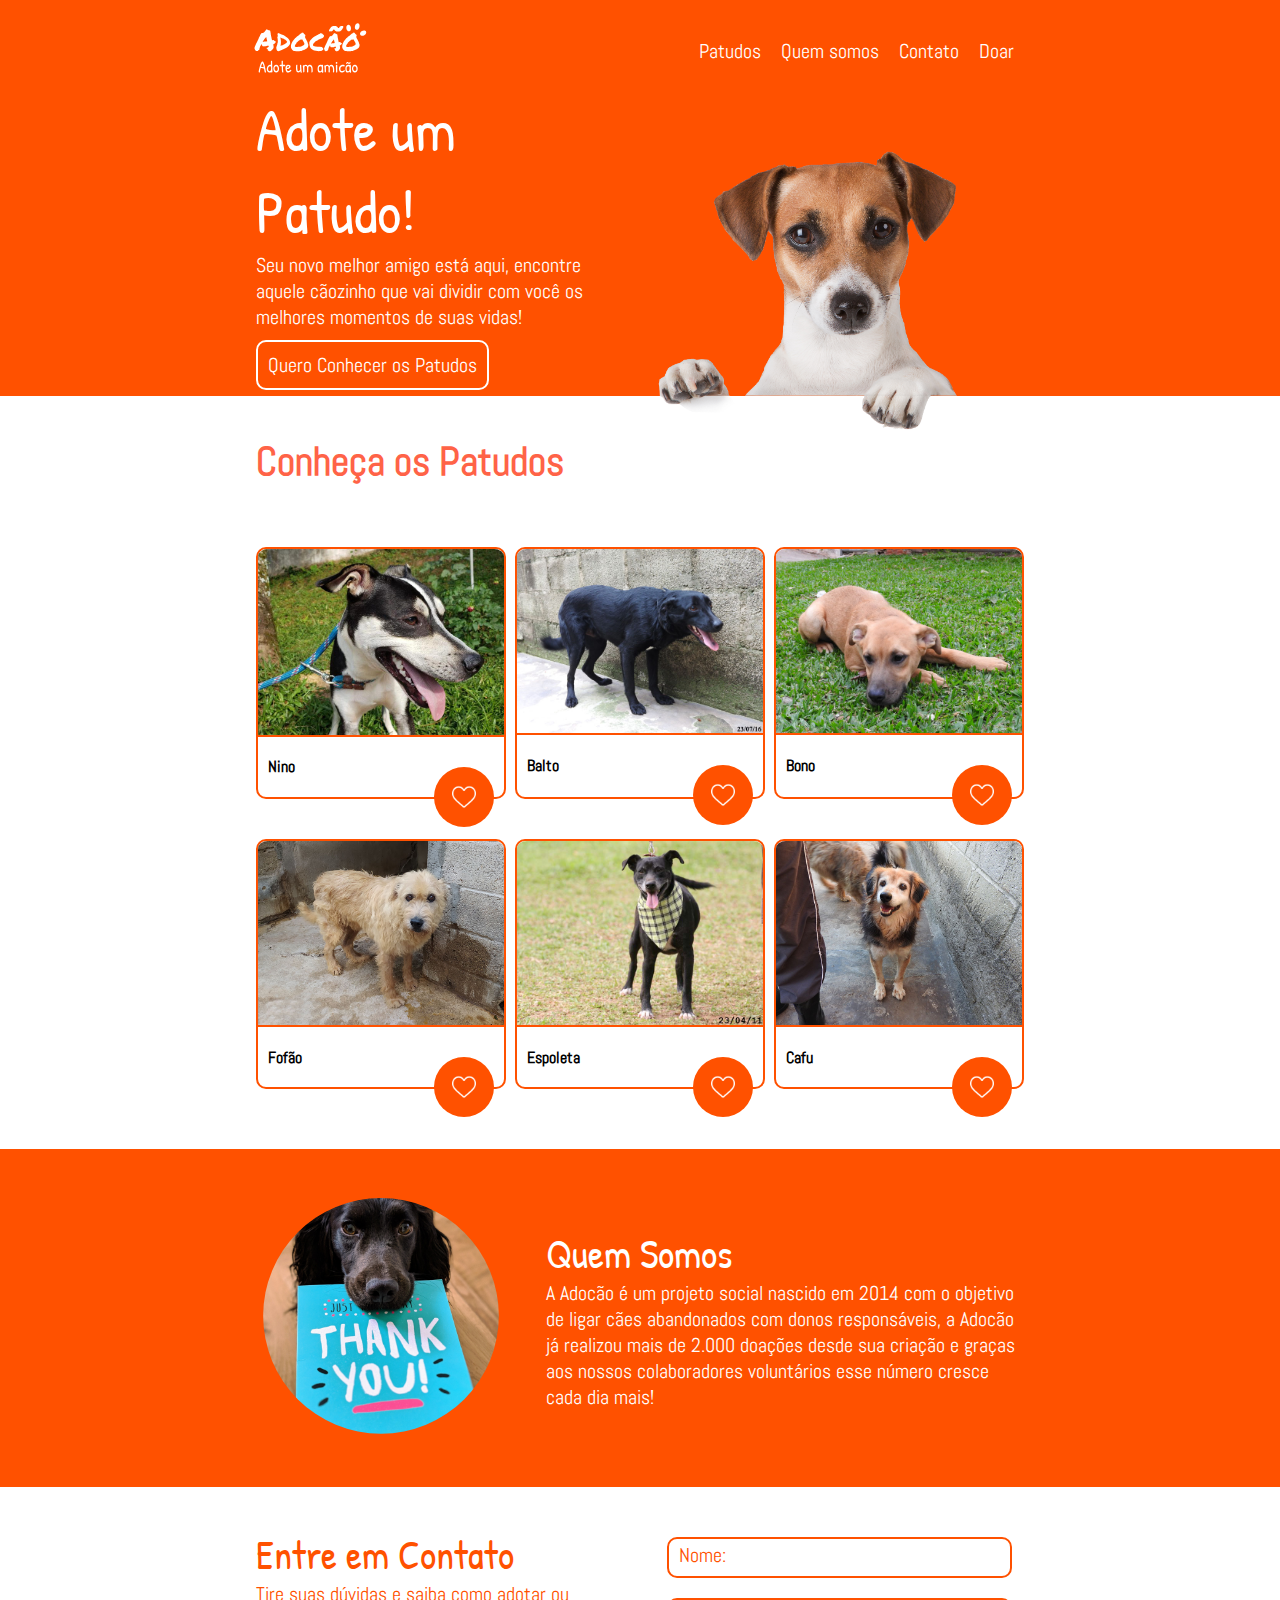
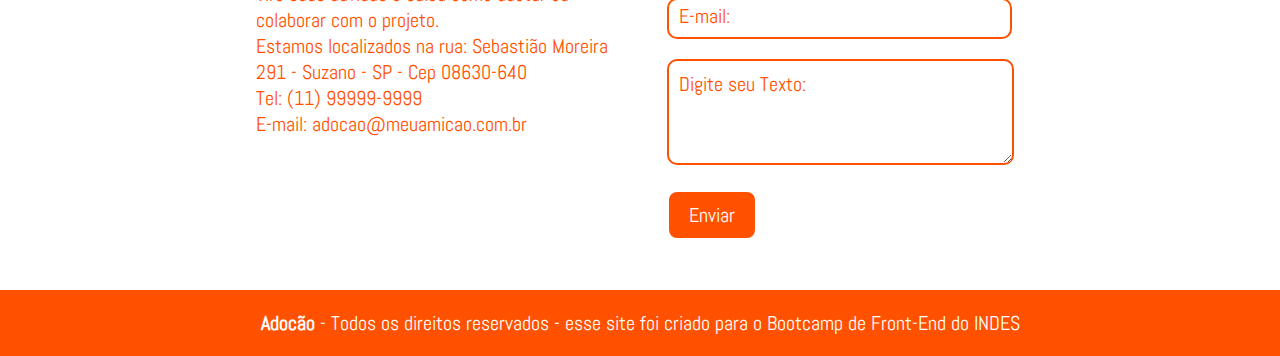
<file: index.html>
<!DOCTYPE html>
<html>

<head>
    <meta http-equiv="Content-Type" content="text/html;charset=UTF-8">
    <meta name="viewport" content="width=device-width, initial-scale=1.0">
    <link rel="stylesheet" href="style.css">
    <link rel="preconnect" href="https://fonts.googleapis.com">
    <link rel="preconnect" href="https://fonts.gstatic.com" crossorigin>
    <link href="https://fonts.googleapis.com/css2?family=Patrick+Hand&display=swap" rel="stylesheet">
    <link rel="preconnect" href="https://fonts.googleapis.com">
    <link rel="preconnect" href="https://fonts.gstatic.com" crossorigin>
    <link href="https://fonts.googleapis.com/css2?family=Abel&family=Patrick+Hand&display=swap" rel="stylesheet">
</head>

<body>
    <header>
        <div class="container header_container">
            <div class="logo">
                <img src="/logo_branco.svg">
            </div>
            <nav class="menu">
                <ul>
                    <li><a href="#patudos">Patudos</a></li>
                    <li><a href="#quem_somos">Quem somos</a></li>
                    <li><a href="#contato">Contato</a></li>
                    <li><a href="https://acaochego.org/colabore" target="_blank">Doar</a></li>
                </ul>
            </nav>
        </div>
        </ul>
        </nav>
        </div>
    </header>

    <section class="sec_principal">
        <div class="container container_principal">
            <div class="adote_container">
                <h1>Adote um Patudo!</h1>

                <p>
                    Seu novo melhor amigo está aqui, encontre
                    aquele cãozinho que vai dividir com você os
                    melhores momentos de suas vidas!
                </p>

                <button><a href="#patudos" class="botao_patudo">Quero Conhecer os Patudos</a></button>
            </div>

            <img src="/imgbin_dogs-png.png">

        </div>
    </section>

    <section class="sec_patudos" id="patudos">

        <div class="container patudos_titulo_container">
            <h2 class="patudos_titulo">Conheça os Patudos</h2>
        </div>

        <div class="container">


            <div class="container_patudos">

                <div class="patudo_box box_1">
                    <img src="/nino10.jpg">
                    <div class="titulo_patudo">
                        <h2>Nino</h2>
                        <a href="https://acaochego.org/Cachorro.aspx?id=1020" target="_blank">
                            <div class="botao"></div>
                        </a>
                    </div>

                </div>

                <div class="patudo_box box_2">
                    <img src="/filhote_bruna2_7.jpg">
                    <div class="titulo_patudo">
                        <h2>Balto</h2>
                        <a href="https://acaochego.org/Cachorro.aspx?id=721" target="_blank">
                            <div class="botao"></div>
                        </a>
                    </div>
                </div>

                <div class="patudo_box box_3">
                    <img src="/bono1.jpg">
                    <div class="titulo_patudo">
                        <h2>Bono</h2>
                        <a href="https://acaochego.org/Cachorro.aspx?id=901#prettyPhoto" target="_blank">
                            <div class="botao"></div>
                        </a>
                    </div>
                </div>

                <div class="patudo_box box_4">
                    <img src="/fofao2.jpg">
                    <div class="titulo_patudo">
                        <h2>Fofão</h2>
                        <a href="https://acaochego.org/Cachorro.aspx?id=269" target="_blank">
                            <div class="botao"></div>
                        </a>
                    </div>

                </div>

                <div class="patudo_box box_5">
                    <img src="/espoleta1.jpg">
                    <div class="titulo_patudo">
                        <h2>Espoleta</h2>
                        <a href="https://acaochego.org/Cachorro.aspx?id=243" target="_blank">
                            <div class="botao"></div>
                        </a>
                    </div>
                </div>

                <div class="patudo_box box_6">
                    <img src="/cafu8.jpg">
                    <div class="titulo_patudo">
                        <h2>Cafu</h2>
                        <a href="https://acaochego.org/Cachorro.aspx?id=211" target="_blank">
                            <div class="botao"></div>
                        </a>
                    </div>
                </div>

            </div>

        </div>

    </section>

    <section class="sec_quem_somos" id="quem_somos">
        <div class="container quem_somos_container">
            <div class="foto_quem_somos"><img src="/howie-r-CjI_2QX7hvU-unsplash.jpg"></div>
            <div class="quem_somos_content">
                <h2>Quem Somos</h2>
                <p>A Adocão é um projeto social nascido em 2014

                    com o objetivo de ligar cães abandonados com

                    donos responsáveis, a Adocão já realizou mais
                    de 2.000 doações desde sua criação e graças
                    aos nossos colaboradores voluntários esse
                    número cresce cada dia mais!</p>
            </div>

        </div>

    </section>

    <section class="sec_contato" id="contato">
        <div class="container contato_container">
            <div class="entre_em_contato">
                <h2>
                    Entre em Contato
                </h2>
                <p>
                    Tire suas dúvidas e saiba como adotar ou
                    colaborar com o projeto.<br>
                    Estamos localizados na rua: Sebastião Moreira
                    291 - Suzano - SP - Cep 08630-640<br>
                    Tel: (11) 99999-9999<br>
                    E-mail: adocao@meuamicao.com.br
                </p>
            </div>

            <div>
                <form>

                    <fieldset>
                        <div class="form">
                            <input type="text" name="nome" id="nome" placeholder="Nome:">
                        </div>

                        <div class="form">
                            <input type="email" name="email" id="email" placeholder="E-mail:">
                        </div>

                        <div class="form">

                            <textarea rows="6" style="width: 26em" id="mensagem" name="mensagem"
                                placeholder="Digite seu Texto:"></textarea>
                        </div>
                        <button class="enviar"><a href="#">Enviar</a></button>
                    </fieldset>

                </form>
            </div>


        </div>
    </section>

    <footer>
        <div class="container footer_container">
            <p><strong>Adocão</strong> - Todos os direitos reservados - esse site foi criado para o Bootcamp de
                Front-End do INDES</p>
        </div>
    </footer>
</body>

</html>
</file>
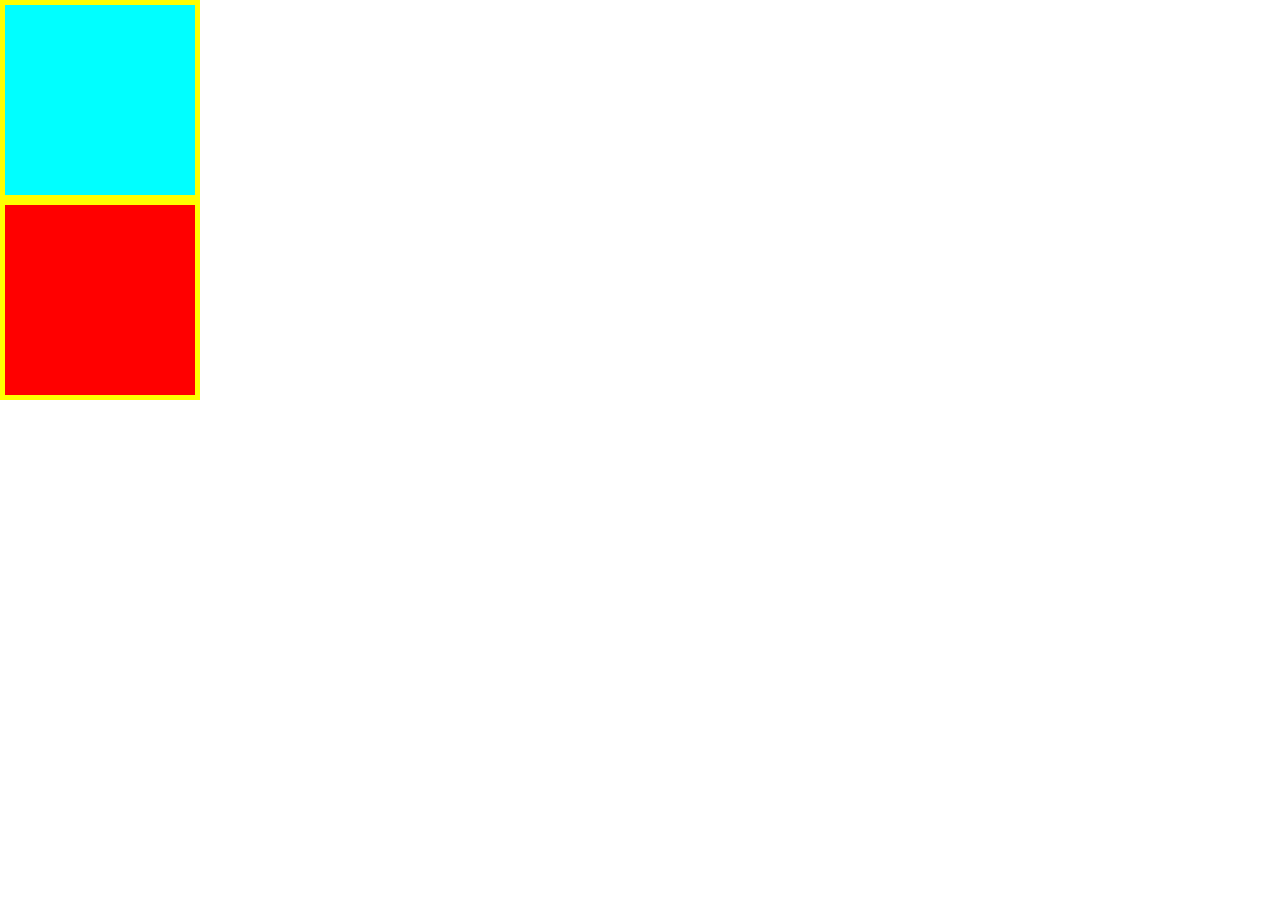
<file: box-sizing/index.html>
<!DOCTYPE html>
<html>
<head>
    <style>

        * {
            margin:0;
            padding: 0;
            box-sizing: border-box;
        }
        .um {
            box-sizing: border-box;
            border: solid 5px yellow;
            width: 200px;
            height: 200px;
            background-color: aqua;
          
        }

        .dois {
            border: solid 5px yellow;
            
            width: 200px;
            height: 200px;
            background-color: rgb(255, 0, 0);
        }
    </style>
</head>
<body>
    <div class="um"></div>
    <div class="dois"></div>
</body>
</html>
</file>
<file: style.css>
* {
    margin: 0;
    padding: 0;
    box-sizing: border-box;
    font-family: 'Abel', sans-serif;

}

:root {
    --cor-bg: rgb(255, 81, 0);
    --cor-bg-2: white;
}


body {
    background-color: var(--cor-bg);
    
}

.sec_patudos {
    background-color: var(--cor-bg-2);
    
}

.sec_quem_somos {
    background-color: var(--cor-bg);
    
}

.sec_contato {
    background-color: var(--cor-bg-2);
    
}

footer {
     background-color: var(--cor-bg);
    
}

/* ------------------- Classes -------------------  */

.container {
    display: flex;
    justify-content: center;
    width: 60%;
    max-width: 900px;
    margin: auto;

}

/* Header LOGO / NAV*/

.header_container {
    display: flex;
    justify-content: space-between;
    align-items: center;
    margin-top: 20px;
}

.logo img {
    width: 130px;
    margin-left: -12px;
}

.header_container ul {
    display: flex;
    padding: 0%;
}

.header_container li {
    margin: 0 10px;
    list-style: none;
    font-size: 20px;
}

.header_container a {
    text-decoration: none;
    color: white;
}

.header_container a:hover {
    font-weight: bold;
}

/* Header LOGO / NAV*/



/*  Sec_Principal */

.botao_patudo {
    text-decoration: none;
    color: var(--cor-bg-2);

}

.container_principal {
    display: flex;
    align-items: center;
    justify-content: space-between;
}

.container_principal img {
    width: 400px;
    height: auto;
    transform: translateY(42px);

}

.adote_container {
    width: 50%;
    color: var(--cor-bg-2);
}

.adote_container h1 {
    font-weight: normal;
    font-size: 60px;
    font-family: 'Patrick Hand', cursive;
}

.adote_container p {
    font-size: 20px;
    padding-bottom: 10px;
}

.adote_container button {
    font-size: 20px;
    padding: 10px;
    background-color: var(--cor-bg);
    border: solid 2px var(--cor-bg-2);
    border-radius: 10px;
    color: var(--cor-bg-2);
}

.adote_container button:hover {
    background-color: seagreen;
    border: solid 2px seagreen;
}


/*  Sec_Principal */



/*  Sec_Patudos*/

.patudos_titulo_container {
    display: flex;
    justify-content: start;
}

.patudos_titulo{
    color: tomato;
    margin-top: 40px;
    font-size: 40px;
}

.container_patudos {
    display: flex;
    
    flex-wrap: wrap;
    justify-content: space-between;
    margin: 40px 0;
}

.container_patudos img {
    width: 100%;
    border-radius: 4% 4% 0 0;
    border-bottom: solid 2px var(--cor-bg);
}

.patudo_box {
    border: solid 2px var(--cor-bg);
    display: flex;
    flex-flow: column;
    margin: 20px 0;
    width: 250px;
    border-radius: 4%;
}

.titulo_patudo {
    display: flex;
    justify-content: space-between;
    align-items: center;
   
    height: auto;
    width: auto;
    margin: 0 10px;
}

.titulo_patudo h2 {
    font-size: 100%;
}

.botao {
    padding: 30px;
    background-color: var(--cor-bg);
    border-radius: 100%;
    transform: translateY(30px);
    background-image: url(/heart.png);
    background-size: 40%;
    background-repeat:no-repeat;
    background-position: center;
}

.botao:hover {
    background-color: seagreen;
    background-image: url(/like.png);
}



/*  Sec_Patudos*/



/*   Sec_Quem_Somos   */ 

.quem_somos_container {
    display: flex;
    justify-content: space-evenly;
    align-items: center;
    color: var(--cor-bg-2);
}

.quem_somos_container img {

    width: 250px;
    clip-path: circle(40%);
}

.quem_somos_content {
    padding-left: 40px;
}

.quem_somos_content h2 {
    font-size: 40px;
    font-family: 'Patrick Hand', cursive;
    font-weight: normal;
}

.quem_somos_content p {
    font-size: 20px;
}


/*   Sec_Quem_Somos   */



/*   Contato   */ 

.contato_container {
    display: flex;
    justify-content: space-between;
    padding: 20px 0;
}

.entre_em_contato {
    padding-right: 40px;
    padding-top: 20px;
    color: var(--cor-bg);
}

.entre_em_contato h2 {
    font-size: 40px;
    font-family: 'Patrick Hand', cursive;
    font-weight: normal;
}

.entre_em_contato p {
    font-size: 20px;
}


fieldset{
    border: none;
    padding: 20px 0;
   
}

.enviar{
    font-size: 20px;
    padding: 10px 20px;
    background-color: var(--cor-bg);
    border: solid 2px var(--cor-bg-2);
    border-radius: 10px;
    color: var(--cor-bg-2);
}

.enviar a {
    text-decoration: none;
    color: var(--cor-bg-2);
}

.enviar:hover {
    background-color: seagreen;
}

input {
    margin: 10px;
    width: 94%;
    padding: 10px;
    border: solid 2px var(--cor-bg);
    border-radius: 10px;
}

input:focus{
    outline: none;
}

input::placeholder {
    color: var(--cor-bg);
    font-size: 20px;
}

textarea {
    border: solid 2px var(--cor-bg);
    border-radius: 10px;
    
}

textarea:focus {
    outline: none;
    
    
}

textarea::placeholder {
    color: var(--cor-bg);
    padding-top: 10px;
    padding-left: 10px;
    font-size: 20px;
}

.enviar {
    margin: 10px 10px;
}

#mensagem {
    margin: 10px 10px;
}

/*   Contato   */



/*   footer_container   */ 

footer {
    font-size: 20px;
    color: var(--cor-bg-2);
    padding: 20px 0;
}

/*   footer_container   */
</file>
